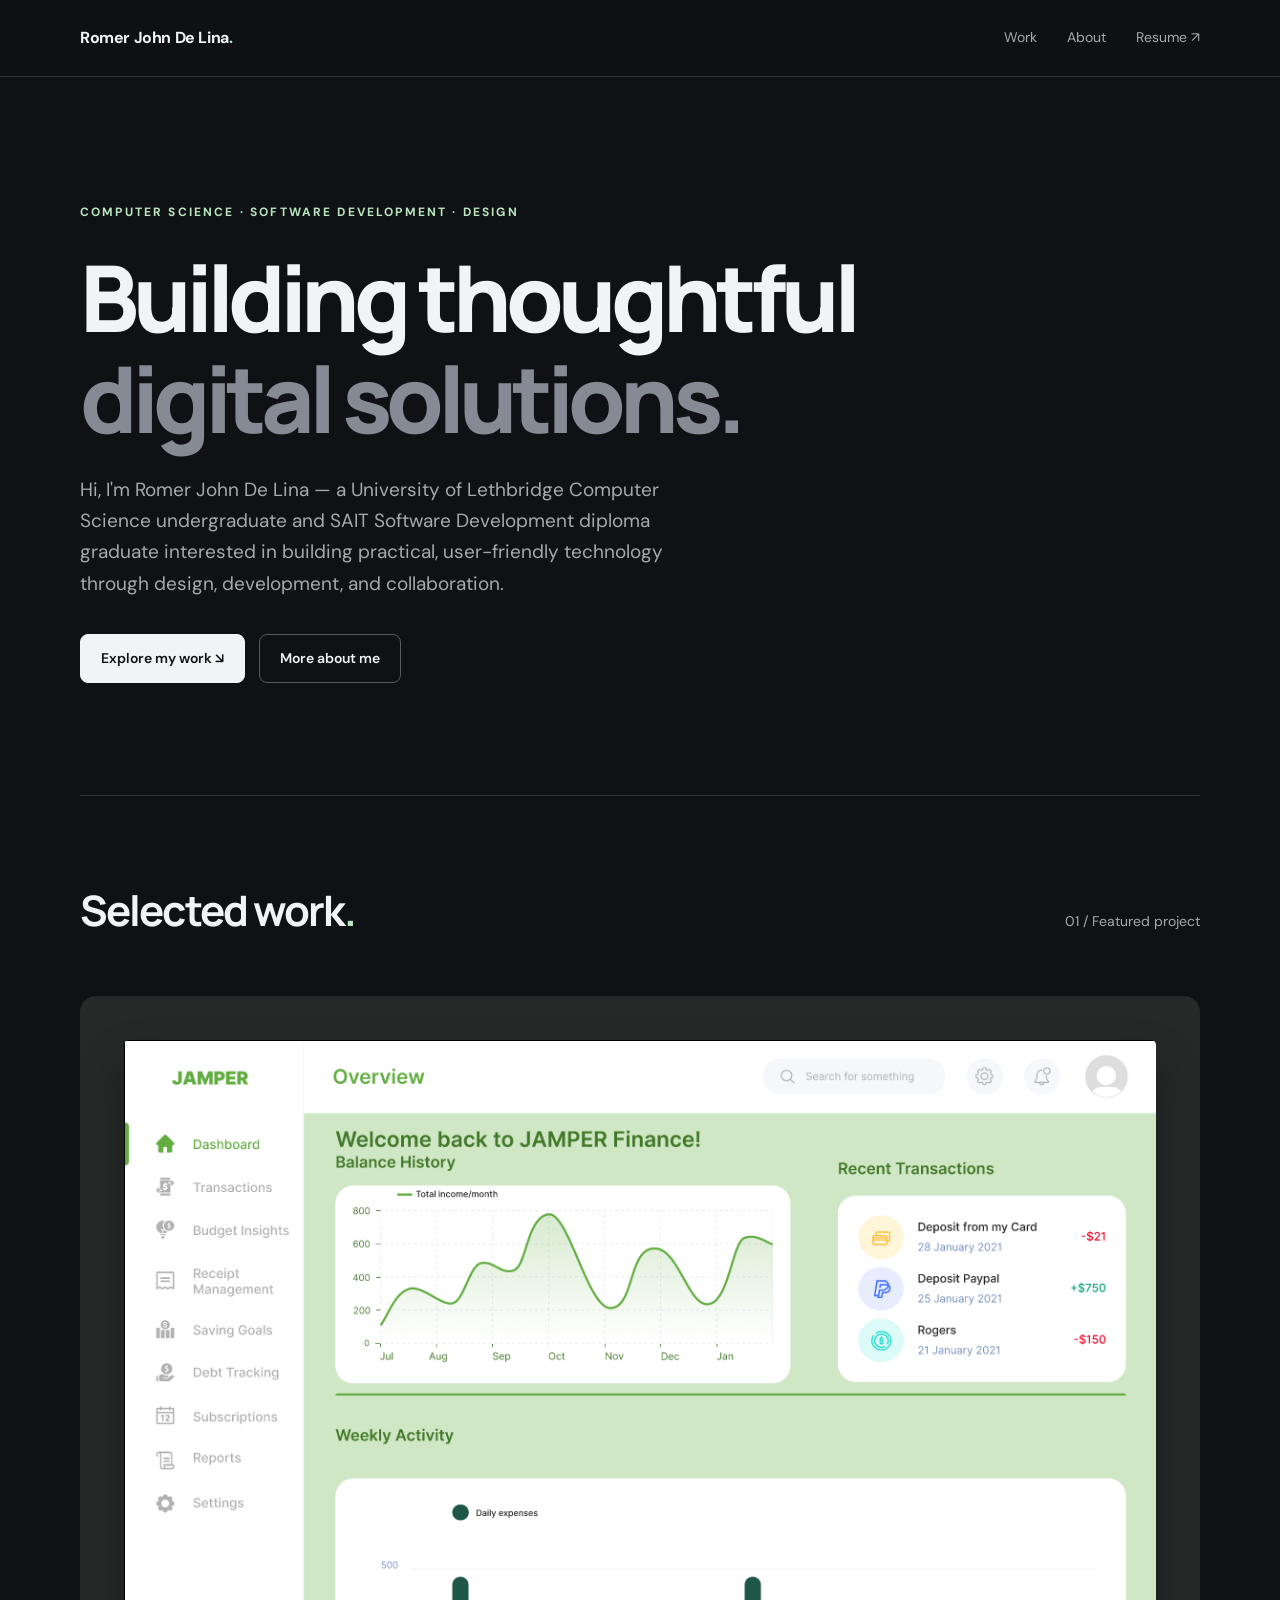
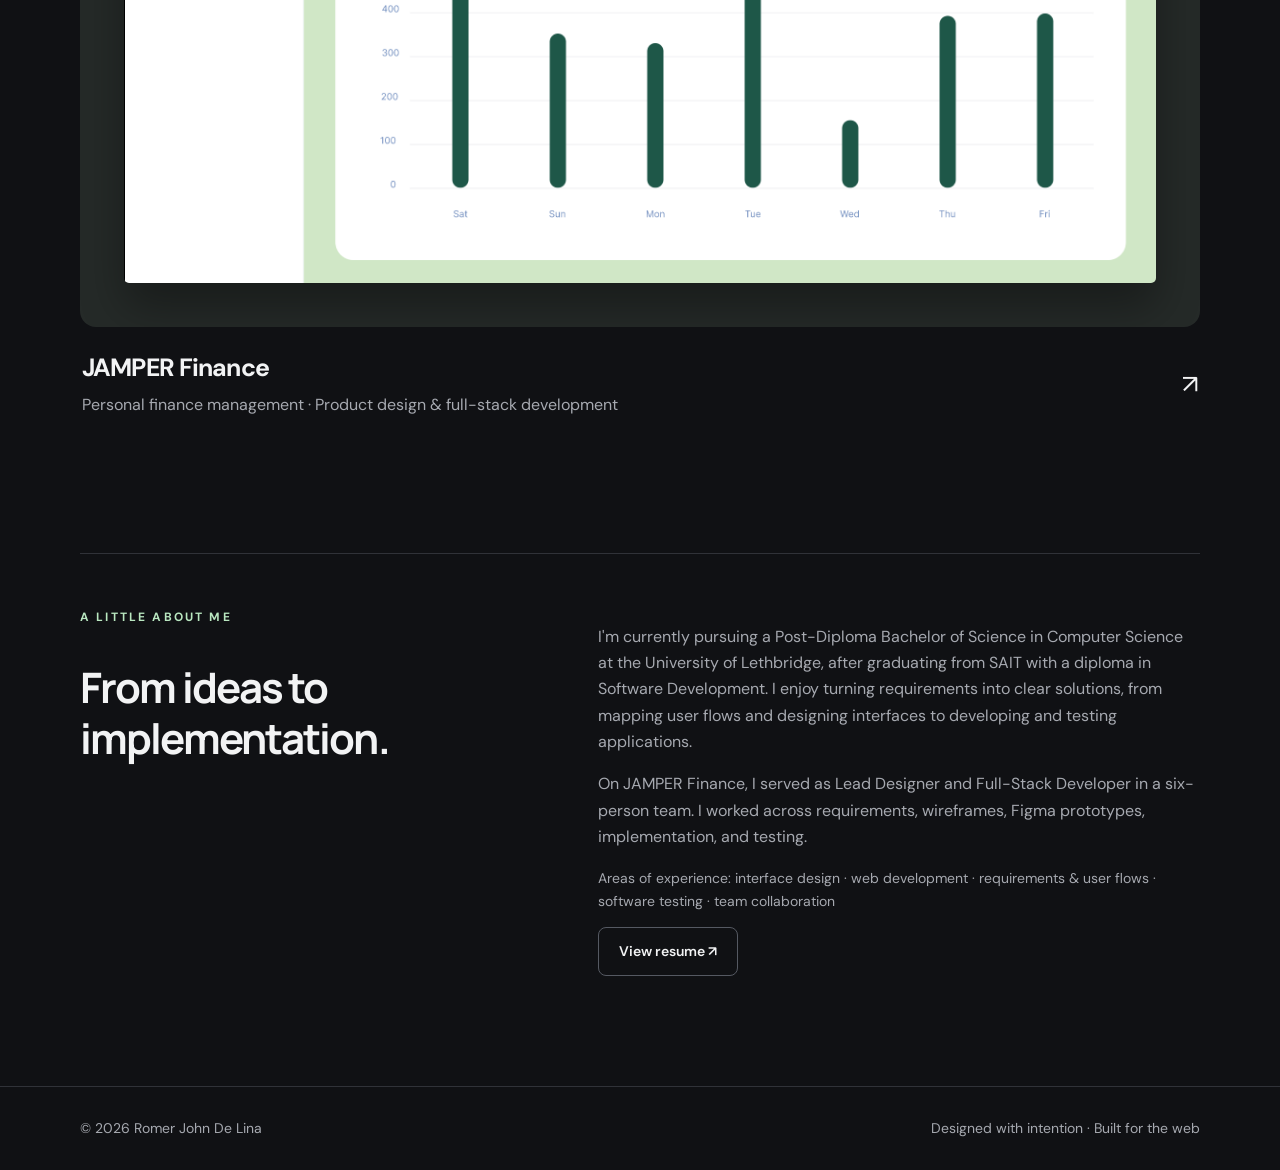
<file: index.html>
<!doctype html><html lang="en"><head><meta charset="utf-8"><meta name="viewport" content="width=device-width,initial-scale=1"><meta name="description" content="Romer John De Lina — technology and design portfolio featuring software projects, interface design, and development."><title>Romer John De Lina | Portfolio</title><link rel="stylesheet" href="style.css"></head><body>
<header><nav class="wrap"><a class="brand" href="index.html">Romer John De Lina<span style="color:var(--accent)">.</span></a><div class="links"><a href="#work">Work</a><a href="#about">About</a><a href="assets/resume.pdf" target="_blank" rel="noopener">Resume ↗</a></div></nav></header>
<main class="wrap"><section class="hero"><div class="eyebrow">Computer Science · Software Development · Design</div><h1>Building thoughtful <span>digital solutions.</span></h1><p class="lead">Hi, I'm Romer John De Lina — a University of Lethbridge Computer Science undergraduate and SAIT Software Development diploma graduate interested in building practical, user-friendly technology through design, development, and collaboration.</p><div class="actions"><a class="btn primary" href="#work">Explore my work ↘</a><a class="btn" href="#about">More about me</a></div></section>
<section class="section" id="work"><div class="section-head"><h2>Selected work<span style="color:var(--accent)">.</span></h2><span class="small">01 / Featured project</span></div><a class="project" href="jamper-finance.html"><div class="image-frame"><img src="assets/dashboard.png" alt="JAMPER Finance dashboard design showing financial charts and recent transactions"></div><div class="project-meta"><div><h3>JAMPER Finance</h3><p>Personal finance management · Product design & full-stack development</p></div><span class="arrow" aria-hidden="true">↗</span></div></a></section>
<section class="section about" id="about"><div><div class="eyebrow">A little about me</div><h2>From ideas to implementation.</h2></div><div><p>I'm currently pursuing a Post-Diploma Bachelor of Science in Computer Science at the University of Lethbridge, after graduating from SAIT with a diploma in Software Development. I enjoy turning requirements into clear solutions, from mapping user flows and designing interfaces to developing and testing applications.</p><p>On JAMPER Finance, I served as Lead Designer and Full-Stack Developer in a six-person team. I worked across requirements, wireframes, Figma prototypes, implementation, and testing.</p><p class="small">Areas of experience: interface design · web development · requirements & user flows · software testing · team collaboration</p><a class="btn" href="assets/resume.pdf" target="_blank" rel="noopener">View resume ↗</a></div></section></main>
<footer><div class="wrap footer-row"><span>© 2026 Romer John De Lina</span><span>Designed with intention · Built for the web</span></div></footer></body></html>
</file>
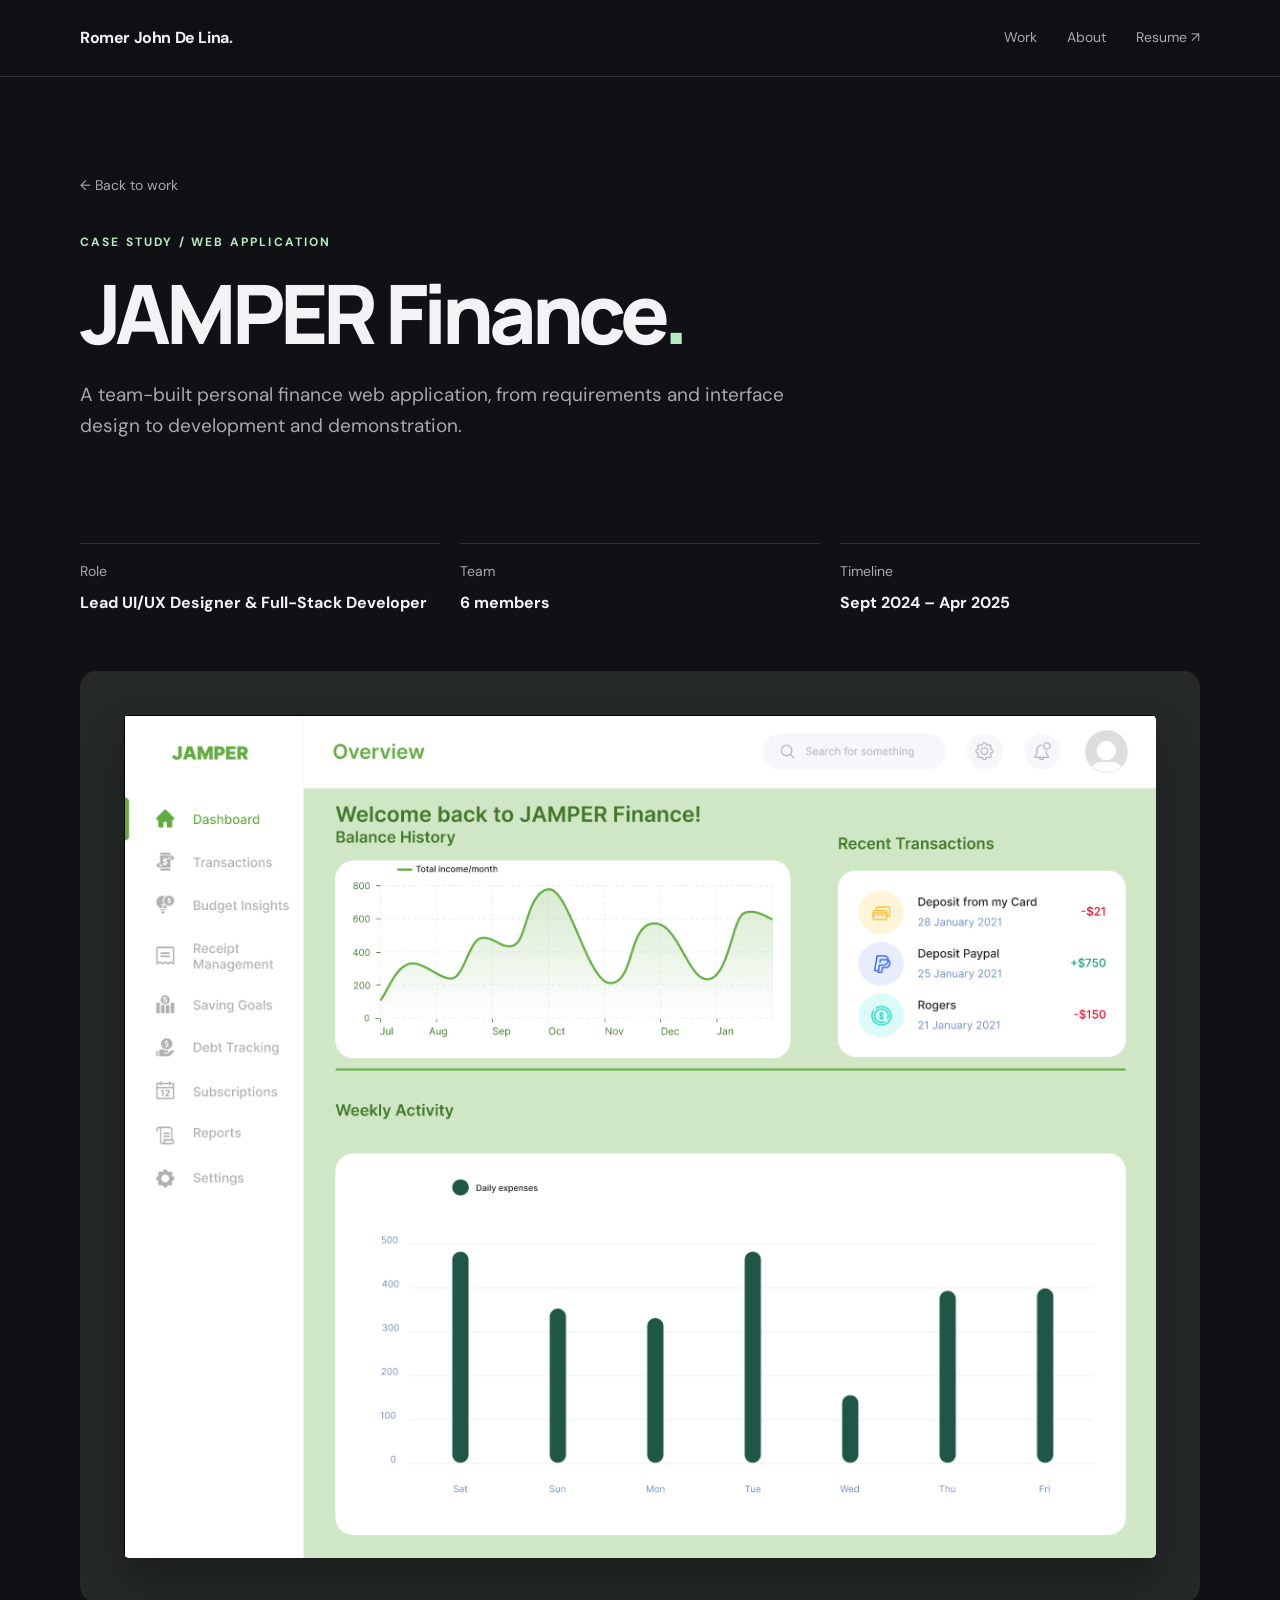
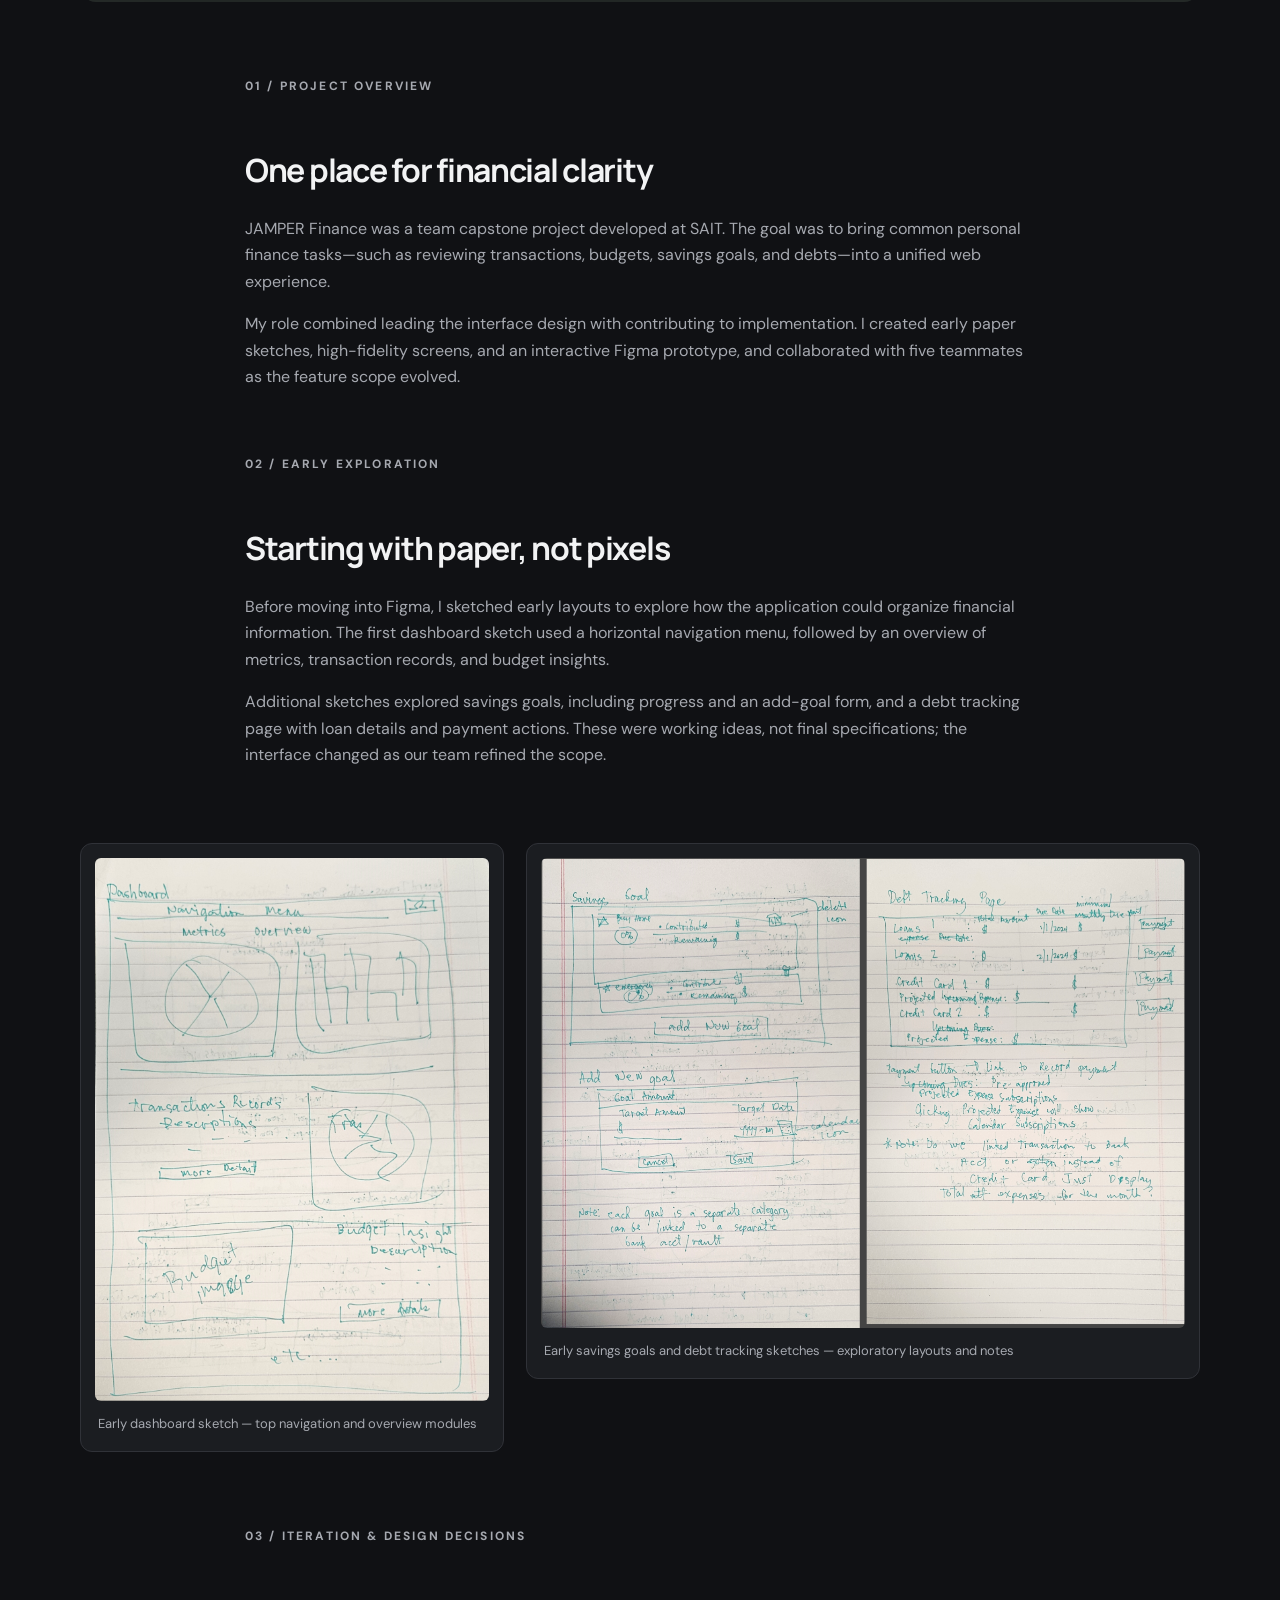
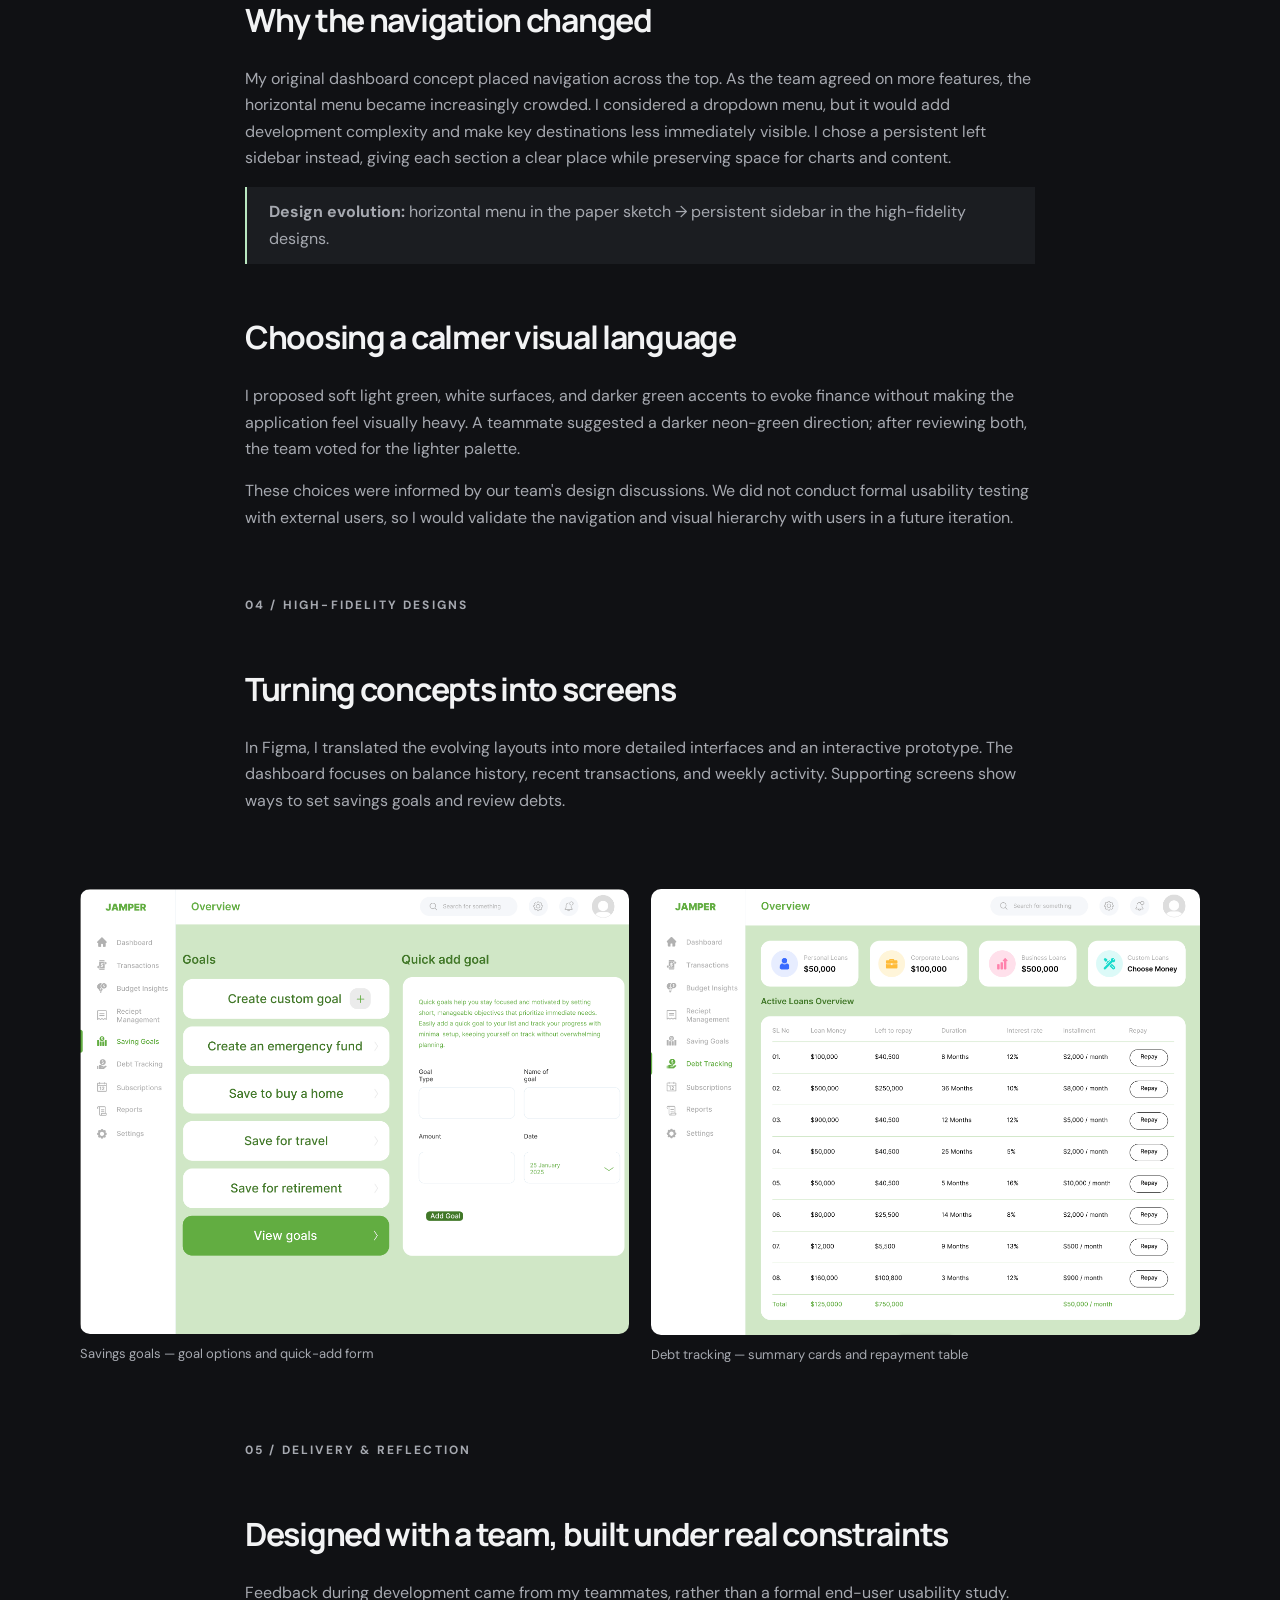
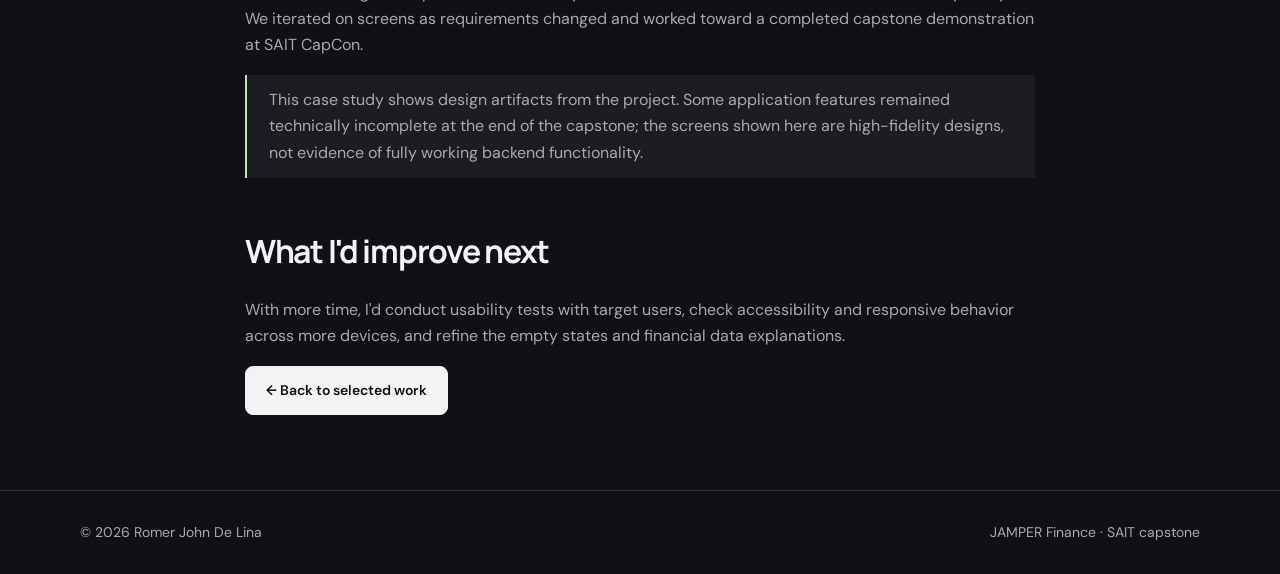
<file: jamper-finance.html>
<!doctype html><html lang="en"><head><meta charset="utf-8"><meta name="viewport" content="width=device-width,initial-scale=1"><meta name="description" content="JAMPER Finance project case study by Romer John De Lina"><title>JAMPER Finance — Romer John De Lina</title><link rel="stylesheet" href="style.css"></head><body>
<header><nav class="wrap"><a class="brand" href="index.html">Romer John De Lina<span style="color:var(--accent)">.</span></a><div class="links"><a href="index.html#work">Work</a><a href="index.html#about">About</a><a href="assets/resume.pdf" target="_blank" rel="noopener">Resume ↗</a></div></nav></header>
<main class="wrap"><section class="case-hero"><a class="small" href="index.html#work">← Back to work</a><p class="eyebrow" style="margin-top:35px">Case study / Web application</p><h1>JAMPER Finance<span style="color:var(--accent)">.</span></h1><p class="lead">A team-built personal finance web application, from requirements and interface design to development and demonstration.</p></section>
<div class="facts"><div class="fact"><span class="small">Role</span><strong>Lead UI/UX Designer & Full-Stack Developer</strong></div><div class="fact"><span class="small">Team</span><strong>6 members</strong></div><div class="fact"><span class="small">Timeline</span><strong>Sept 2024 – Apr 2025</strong></div></div>
<div class="image-frame"><img src="assets/dashboard.png" alt="High-fidelity JAMPER Finance dashboard screen"></div>
<article class="case-body"><p class="eyebrow">01 / Project overview</p><h2>One place for financial clarity</h2><p>JAMPER Finance was a team capstone project developed at SAIT. The goal was to bring common personal finance tasks—such as reviewing transactions, budgets, savings goals, and debts—into a unified web experience.</p><p>My role combined leading the interface design with contributing to implementation. I created early paper sketches, high-fidelity screens, and an interactive Figma prototype, and collaborated with five teammates as the feature scope evolved.</p>
<p class="eyebrow" style="margin-top:65px">02 / Early exploration</p>
<h2>Starting with paper, not pixels</h2>
<p>Before moving into Figma, I sketched early layouts to explore how the application could organize financial information. The first dashboard sketch used a horizontal navigation menu, followed by an overview of metrics, transaction records, and budget insights.</p>
<p>Additional sketches explored savings goals, including progress and an add-goal form, and a debt tracking page with loan details and payment actions. These were working ideas, not final specifications; the interface changed as our team refined the scope.</p></article>
<div class="wireframe-gallery">
<figure><img src="assets/wireframe-dashboard.png" alt="Original hand-drawn dashboard wireframe with horizontal navigation, metrics, transactions, and budget insights" loading="lazy"><figcaption>Early dashboard sketch — top navigation and overview modules</figcaption></figure>
<figure><img src="assets/wireframes-goals-debt.png" alt="Original hand-drawn savings goals and debt tracking wireframes with handwritten design notes" loading="lazy"><figcaption>Early savings goals and debt tracking sketches — exploratory layouts and notes</figcaption></figure>
</div>
<article class="case-body">
<p class="eyebrow" style="margin-top:65px">03 / Iteration & design decisions</p>
<h2>Why the navigation changed</h2>
<p>My original dashboard concept placed navigation across the top. As the team agreed on more features, the horizontal menu became increasingly crowded. I considered a dropdown menu, but it would add development complexity and make key destinations less immediately visible. I chose a persistent left sidebar instead, giving each section a clear place while preserving space for charts and content.</p>
<div class="note"><strong>Design evolution:</strong> horizontal menu in the paper sketch → persistent sidebar in the high-fidelity designs.</div>
<h2>Choosing a calmer visual language</h2>
<p>I proposed soft light green, white surfaces, and darker green accents to evoke finance without making the application feel visually heavy. A teammate suggested a darker neon-green direction; after reviewing both, the team voted for the lighter palette.</p>
<p>These choices were informed by our team's design discussions. We did not conduct formal usability testing with external users, so I would validate the navigation and visual hierarchy with users in a future iteration.</p>
<p class="eyebrow" style="margin-top:65px">04 / High-fidelity designs</p>
<h2>Turning concepts into screens</h2>
<p>In Figma, I translated the evolving layouts into more detailed interfaces and an interactive prototype. The dashboard focuses on balance history, recent transactions, and weekly activity. Supporting screens show ways to set savings goals and review debts.</p></article>
<div class="gallery"><figure><img src="assets/goals.png" alt="JAMPER Finance savings goals interface"><figcaption>Savings goals — goal options and quick-add form</figcaption></figure><figure><img src="assets/debt.png" alt="JAMPER Finance debt tracking interface"><figcaption>Debt tracking — summary cards and repayment table</figcaption></figure></div>
<article class="case-body"><p class="eyebrow">05 / Delivery & reflection</p><h2>Designed with a team, built under real constraints</h2><p>Feedback during development came from my teammates, rather than a formal end-user usability study. We iterated on screens as requirements changed and worked toward a completed capstone demonstration at SAIT CapCon.</p><div class="note">This case study shows design artifacts from the project. Some application features remained technically incomplete at the end of the capstone; the screens shown here are high-fidelity designs, not evidence of fully working backend functionality.</div><h2>What I'd improve next</h2><p>With more time, I'd conduct usability tests with target users, check accessibility and responsive behavior across more devices, and refine the empty states and financial data explanations.</p><a class="btn primary" href="index.html#work">← Back to selected work</a></article></main>
<footer><div class="wrap footer-row"><span>© 2026 Romer John De Lina</span><span>JAMPER Finance · SAIT capstone</span></div></footer></body></html>
</file>
<file: style.css>
@import url('https://fonts.googleapis.com/css2?family=DM+Sans:wght@400;500;600;700&family=Manrope:wght@400;500;600;700;800&display=swap');
:root{color-scheme:dark;--bg:#101114;--panel:#1b1d21;--line:#303238;--text:#f2f3f4;--muted:#a6a9b0;--accent:#b9e7c0}
*{box-sizing:border-box}html{scroll-behavior:smooth}body{margin:0;background:var(--bg);color:var(--text);font:16px/1.65 'DM Sans',sans-serif}a{color:inherit;text-decoration:none}a:hover{color:var(--accent)}.wrap{width:min(1120px,calc(100% - 48px));margin:auto}
header{border-bottom:1px solid var(--line);position:sticky;top:0;background:#101114ed;backdrop-filter:blur(16px);z-index:5}nav{display:flex;align-items:center;justify-content:space-between;min-height:76px;gap:20px}.brand{font-weight:700;letter-spacing:-.025em}.links{display:flex;gap:30px;font-size:14px;color:var(--muted)}
.hero{padding:126px 0 112px;max-width:920px}.eyebrow{text-transform:uppercase;letter-spacing:.18em;color:var(--accent);font-size:12px;font-weight:700}.hero h1{font:800 clamp(46px,7.2vw,94px)/1.1 Manrope,sans-serif;letter-spacing:-.065em;margin:24px 0}.hero h1 span{color:#858a94}.lead{font-size:19px;color:var(--muted);max-width:650px}.actions{display:flex;gap:14px;margin-top:35px;flex-wrap:wrap}.btn{display:inline-flex;padding:12px 20px;border:1px solid #555962;border-radius:8px;font-weight:600;font-size:14px}.btn.primary{background:var(--text);color:var(--bg);border-color:var(--text)}.btn:hover{transform:translateY(-2px);transition:.2s}
.section{padding:54px 0 110px;border-top:1px solid var(--line)}.section-head{display:flex;justify-content:space-between;align-items:baseline;gap:16px}.section h2{font:700 clamp(28px,4vw,42px)/1.2 Manrope,sans-serif;letter-spacing:-.045em}.small{color:var(--muted);font-size:14px}.project{display:block;margin-top:26px}.image-frame{background:#252a28;padding:clamp(12px,4vw,44px);border-radius:16px;overflow:hidden}.image-frame img{display:block;width:100%;height:auto;border-radius:5px;box-shadow:0 24px 45px #0005}.project:hover .image-frame img{transform:scale(1.015);transition:.35s}.project-meta{display:flex;justify-content:space-between;gap:20px;align-items:center;padding:20px 2px}.project-meta h3{font-size:25px;letter-spacing:-.035em;margin:0}.project-meta p{color:var(--muted);margin:4px 0}.arrow{font-size:26px}
.about{display:grid;grid-template-columns:1fr 1.3fr;gap:55px}.about p{color:var(--muted)}footer{border-top:1px solid var(--line);padding:30px 0;color:var(--muted);font-size:14px}.footer-row{display:flex;justify-content:space-between;gap:15px;flex-wrap:wrap}
.case-hero{padding:95px 0 52px}.case-hero h1{font:800 clamp(48px,7vw,82px)/1.12 Manrope,sans-serif;letter-spacing:-.06em;margin:15px 0}.case-hero .lead{max-width:760px}.facts{display:grid;grid-template-columns:repeat(3,1fr);gap:20px;padding:30px 0 55px}.fact{border-top:1px solid var(--line);padding-top:14px}.fact strong{display:block;margin-top:6px}.case-body{max-width:790px;margin:75px auto}.case-body h2{font:700 32px/1.2 Manrope,sans-serif;letter-spacing:-.04em;margin-top:54px}.case-body p,.case-body li{color:var(--muted)}.case-body ul{padding-left:20px}.gallery{display:grid;grid-template-columns:1fr 1fr;gap:22px;margin:35px 0}.gallery figure{margin:0}.gallery img{width:100%;border-radius:10px;display:block}.gallery figcaption{font-size:13px;color:var(--muted);margin-top:9px}.note{border-left:2px solid var(--accent);padding:12px 22px;background:var(--panel);color:var(--muted)}
@media(max-width:700px){.wrap{width:min(100% - 32px,1120px)}nav{min-height:68px}.brand{font-size:13px}.links{gap:13px;font-size:12px}.hero{padding:80px 0}.section{padding:40px 0 75px}.about,.gallery{grid-template-columns:1fr}.facts{grid-template-columns:1fr}.project-meta h3{font-size:21px}.case-hero{padding-top:65px}}

.wireframe-gallery{display:grid;grid-template-columns:.85fr 1.35fr;gap:22px;margin:36px auto 65px;align-items:start}
.wireframe-gallery figure{margin:0;background:#1b1d21;border:1px solid #303238;border-radius:12px;padding:14px}
.wireframe-gallery img{width:100%;height:auto;display:block;border-radius:6px}
.wireframe-gallery figcaption{font-size:13px;color:#a6a9b0;margin:12px 3px 3px}
@media(max-width:700px){.wireframe-gallery{grid-template-columns:1fr}}
</file>
